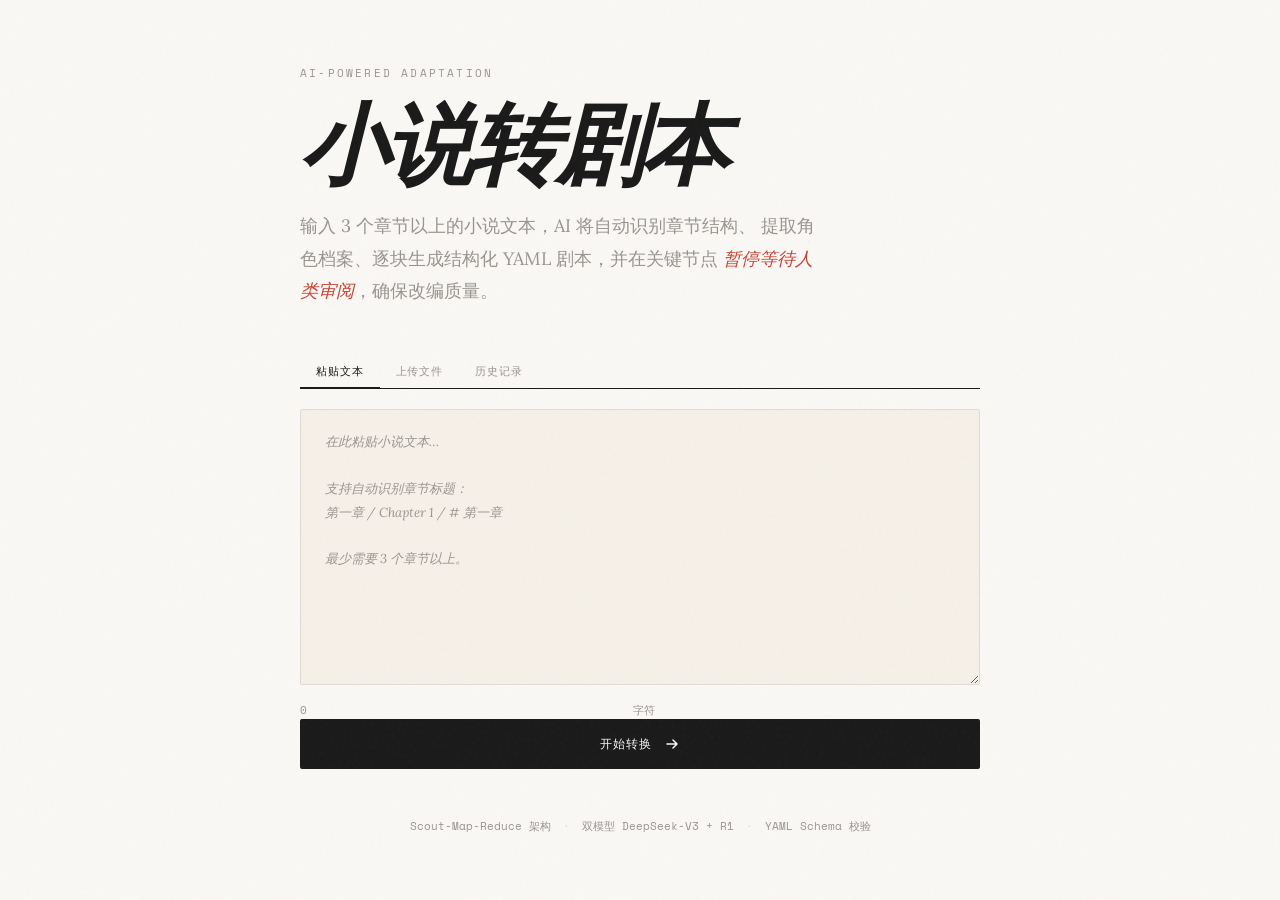
<file: frontend/index.html>
<!DOCTYPE html>
<html lang="zh-CN">
<head>
  <meta charset="UTF-8">
  <meta name="viewport" content="width=device-width, initial-scale=1.0">
  <title>AdaptAI — AI 小说转剧本</title>
  <link rel="preconnect" href="https://fonts.googleapis.com">
  <link rel="preconnect" href="https://fonts.gstatic.com" crossorigin>
  <link href="https://fonts.googleapis.com/css2?family=Cormorant+Garamond:ital,wght@0,400;0,600;0,700;1,400;1,600&family=Space+Mono:ital@0;1&family=Lora:ital,wght@0,400;0,500;0,600;1,400&display=swap" rel="stylesheet">
  <link rel="stylesheet" href="css/style.css">
</head>
<body>

<!-- ═══════════════════════════════════════════════════════
     LANDING VIEW
     ═══════════════════════════════════════════════════════ -->
<div id="landing-view">
  <div class="landing-grid">

    <!-- Hero -->
    <header class="landing-hero">
      <p class="landing-eyebrow">AI-Powered Adaptation</p>
      <h1>小说转剧本</h1>
      <p class="landing-desc">
        输入 3 个章节以上的小说文本，AI 将自动识别章节结构、
        提取角色档案、逐块生成结构化 YAML 剧本，并在关键节点
        <em>暂停等待人类审阅</em>，确保改编质量。
      </p>
    </header>

    <!-- Input Panel -->
    <div class="landing-input">

      <!-- Mode tabs -->
      <div class="tabs" role="tablist">
        <button class="tab active" data-mode="paste" role="tab" aria-selected="true">粘贴文本</button>
        <button class="tab" data-mode="upload" role="tab" aria-selected="false">上传文件</button>
        <button class="tab" data-mode="history" role="tab" aria-selected="false">历史记录</button>
      </div>

      <!-- Paste -->
      <div class="paste-area" id="paste-area">
        <textarea
          id="novel-text"
          placeholder="在此粘贴小说文本…&#10;&#10;支持自动识别章节标题：&#10;第一章 / Chapter 1 / # 第一章&#10;&#10;最少需要 3 个章节以上。"
          rows="10"
        ></textarea>
        <div class="char-count">
          <span id="char-count">0</span> 字符
          <span class="char-hint" id="char-hint"></span>
        </div>
      </div>

      <!-- Upload -->
      <div class="upload-area" id="upload-area" style="display:none">
        <input type="file" id="file-input" accept=".txt,.md,.docx">
        <label for="file-input" class="upload-label">
          <svg class="upload-icon" width="24" height="24" viewBox="0 0 24 24" fill="none" stroke="currentColor" stroke-width="1.5" stroke-linecap="round">
            <path d="M12 16V4M8 8l4-4 4 4"/>
            <path d="M20 16v2a2 2 0 01-2 2H6a2 2 0 01-2-2v-2"/>
          </svg>
          <span class="upload-text" id="upload-text">选择文件或拖拽到此处</span>
          <span class="upload-hint">.txt / .md / .docx</span>
        </label>
      </div>

      <!-- History -->
      <div class="history-area" id="history-area" style="display:none">
        <div class="history-list" id="history-list">
          <div class="history-empty">加载中…</div>
        </div>
      </div>

      <!-- Actions -->
      <button class="btn-primary" id="btn-submit" onclick="submitNovel()">
        开始转换
        <svg width="16" height="16" viewBox="0 0 16 16" fill="none" stroke="currentColor" stroke-width="1.5" stroke-linecap="round" stroke-linejoin="round">
          <path d="M3 8h10M9 4l4 4-4 4"/>
        </svg>
      </button>
      <div class="error-msg" id="submit-error" style="display:none"></div>
    </div>

    <!-- Footer -->
    <footer class="landing-footer">
      <span>Scout-Map-Reduce 架构</span>
      <span class="footer-sep">·</span>
      <span>双模型 DeepSeek-V3 + R1</span>
      <span class="footer-sep">·</span>
      <span>YAML Schema 校验</span>
    </footer>
  </div>
</div>

<!-- ═══════════════════════════════════════════════════════
     WORKSPACE VIEW
     ═══════════════════════════════════════════════════════ -->
<div id="workspace-view" class="view-hidden">

  <!-- Top Bar -->
  <header class="topbar">
    <a class="topbar-brand" onclick="goHome()">AdaptAI</a>
    <div class="topbar-center">
      <div class="progress-track">
        <div class="progress-fill" id="progress-fill" style="width:0%"></div>
      </div>
      <span class="progress-text" id="progress-percent">0%</span>
    </div>
    <span class="status-badge" id="status-badge">等待启动</span>
  </header>

  <!-- Body -->
  <div class="workspace-body">

    <!-- Pipeline Sidebar -->
    <aside class="pipeline-sidebar">
      <p class="sidebar-label">Pipeline</p>

      <div class="step" data-agent="scout_agent">
        <div class="step-circle" id="icon-scout_agent">1</div>
        <div class="step-body">
          <span class="step-name">全局侦察与建档</span>
          <span class="step-detail">AI 通读章节，提取人物与地点</span>
        </div>
      </div>

      <div class="step" data-agent="hitl">
        <div class="step-circle" id="icon-hitl">2</div>
        <div class="step-body">
          <span class="step-name">设定集人工审查</span>
          <span class="step-detail">确认或修正 AI 的提取结果</span>
        </div>
      </div>

      <div class="step" data-agent="map_agent">
        <div class="step-circle" id="icon-map_agent">3</div>
        <div class="step-body">
          <span class="step-name">章节切片转换</span>
          <span class="step-detail">携带全局设定逐块生成 YAML 场景</span>
        </div>
      </div>

      <div class="step" data-agent="validator">
        <div class="step-circle" id="icon-validator">4</div>
        <div class="step-body">
          <span class="step-name">校验与剧本合卷</span>
          <span class="step-detail">合并校验，R1 深度推理质检</span>
        </div>
      </div>

      <div class="sidebar-footer">
        <button class="btn-start" id="btn-start" onclick="startPipeline()">开始转换</button>
      </div>
    </aside>

    <!-- Main Content -->
    <main class="main-content">

      <!-- Terminal -->
      <div class="terminal">
        <div class="terminal-bar">
          <span class="term-dot c-red"></span>
          <span class="term-dot c-amber"></span>
          <span class="term-dot c-green"></span>
          <span class="term-label">AdaptAI Pipeline Log</span>
        </div>
        <div class="terminal-body" id="terminal-body">
          <div class="terminal-empty">
            <span>点击左侧「开始转换」启动 AI Pipeline</span>
          </div>
        </div>
      </div>

      <!-- HITL Panel -->
      <div class="hitl-panel" id="hitl-panel" style="display:none"></div>

      <!-- Result Panel -->
      <div class="result-panel" id="result-panel" style="display:none">
        <div class="result-header">
          <div class="result-tabs">
            <button class="result-tab active" data-tab="characters" onclick="switchResultTab('characters')">👥 角色</button>
            <button class="result-tab" data-tab="scenes" onclick="switchResultTab('scenes')">🎬 场景</button>
            <button class="result-tab" data-tab="yaml" onclick="switchResultTab('yaml')">📄 YAML</button>
          </div>
          <div class="result-actions">
            <button class="btn-ghost" onclick="openDualReader()">📖 双栏阅读</button>
            <button class="btn-ghost" onclick="copyYAML()">复制</button>
            <button class="btn-ghost" onclick="downloadYAML()">下载</button>
          </div>
        </div>
        <div class="result-tab-content active" id="tab-characters"></div>
        <div class="result-tab-content" id="tab-scenes"></div>
        <div class="result-tab-content" id="tab-yaml">
          <pre class="result-body" id="yaml-content"></pre>
        </div>
      </div>

    </main>
  </div>
</div>

<script src="js/app.js"></script>
</body>
</html>
</file>
<file: frontend/css/style.css>
/* ═══════════════════════════════════════════════════════════
   AdaptAI — Brutalist Editorial
   美学方向: 纸媒质感 · 标记稿隐喻 · 非对称版面
   字体: Cormorant Garamond (标题) + Lora (正文) + Space Mono (终端)
   主色: 暖纸 #faf8f5 · 墨黑 #1a1a1a · 影院红 #c44536 (唯一点缀)
   ═══════════════════════════════════════════════════════════ */

/* ── Tokens ──────────────────────────────────────────────── */
:root {
  --paper:       #faf8f5;
  --paper-warm:  #f5f0e8;
  --ink:         #1a1a1a;
  --ink-soft:    #4a4a4a;
  --ink-faint:   #9a9490;
  --red:         #c44536;
  --red-glow:    rgba(196, 69, 54, 0.12);
  --red-pale:    #fdf0ed;
  --border:      #e0dbd3;
  --border-soft: #ede8e1;

  --font-display: "Cormorant Garamond", "Times New Roman", Georgia, serif;
  --font-body:    "Lora", Georgia, "Times New Roman", serif;
  --font-mono:    "Space Mono", "Courier New", Consolas, monospace;

  --text-2xs: 0.6875rem;
  --text-xs:  0.75rem;
  --text-sm:  0.8125rem;
  --text-base: 0.9375rem;
  --text-lg:  1.125rem;
  --text-xl:  1.5rem;
  --text-2xl: 2rem;
  --text-3xl: 2.75rem;
  --text-4xl: 3.75rem;
  --text-5xl: 5.5rem;

  --sidebar-w: 256px;
  --topbar-h: 52px;

  --ease: cubic-bezier(0.22, 0.61, 0.36, 1);
  --ease-out: cubic-bezier(0, 0, 0.2, 1);
}

/* ── Noise texture (CSS-only grain) ──────────────────────── */
body::after {
  content: "";
  position: fixed;
  inset: 0;
  z-index: 9999;
  pointer-events: none;
  opacity: 0.025;
  background-image: url("data:image/svg+xml,%3Csvg viewBox='0 0 256 256' xmlns='http://www.w3.org/2000/svg'%3E%3Cfilter id='n'%3E%3CfeTurbulence type='fractalNoise' baseFrequency='0.9' numOctaves='4' stitchTiles='stitch'/%3E%3C/filter%3E%3Crect width='100%25' height='100%25' filter='url(%23n)'/%3E%3C/svg%3E");
}

/* ── Reset ───────────────────────────────────────────────── */
*, *::before, *::after { box-sizing: border-box; margin: 0; padding: 0; }

html { font-size: 16px; -webkit-font-smoothing: antialiased; }

body {
  font-family: var(--font-body);
  font-size: var(--text-base);
  line-height: 1.7;
  color: var(--ink-soft);
  background: var(--paper);
  min-height: 100vh;
  position: relative;
}

::selection {
  background: var(--red-pale);
  color: var(--ink);
}

:focus-visible {
  outline: 2px solid var(--red);
  outline-offset: 3px;
}

/* Fancy custom scrollbar */
::-webkit-scrollbar { width: 5px; }
::-webkit-scrollbar-track { background: transparent; }
::-webkit-scrollbar-thumb {
  background: var(--border);
  border-radius: 3px;
}

/* ═══════════════════════════════════════════════════════════
   LANDING — Editorial Broadside
   ═══════════════════════════════════════════════════════════ */
#landing-view {
  display: flex;
  align-items: center;
  justify-content: center;
  min-height: 100vh;
  padding: 3rem 2rem;
}

.landing-grid {
  width: 100%;
  max-width: 680px;
  display: flex;
  flex-direction: column;
  gap: 3rem;
}

/* Hero — dramatic scale contrast */
.landing-hero {
  opacity: 0;
  animation: reveal-up 0.8s 0.1s var(--ease) forwards;
}

.landing-eyebrow {
  font-family: var(--font-mono);
  font-size: var(--text-2xs);
  font-weight: 400;
  letter-spacing: 0.2em;
  text-transform: uppercase;
  color: var(--ink-faint);
  margin-bottom: 1.5rem;
}

.landing-hero h1 {
  font-family: var(--font-display);
  font-size: var(--text-5xl);
  font-weight: 600;
  line-height: 0.95;
  color: var(--ink);
  letter-spacing: -0.03em;
  margin-bottom: 1.25rem;
}

.landing-hero h1::first-line {
  font-style: italic;
}

.landing-desc {
  font-size: var(--text-lg);
  color: var(--ink-faint);
  line-height: 1.8;
  max-width: 520px;
}

.landing-desc em {
  font-style: italic;
  color: var(--red);
}

/* Input Panel */
.landing-input {
  opacity: 0;
  animation: reveal-up 0.8s 0.3s var(--ease) forwards;
}

/* Tabs — rule-line style */
.tabs {
  display: flex;
  gap: 0;
  border-bottom: 1px solid var(--ink);
  margin-bottom: 1.25rem;
}

.tab {
  padding: 0.5rem 1rem;
  border: none;
  background: none;
  font-family: var(--font-mono);
  font-size: var(--text-2xs);
  font-weight: 400;
  letter-spacing: 0.08em;
  text-transform: uppercase;
  color: var(--ink-faint);
  cursor: pointer;
  border-bottom: 2px solid transparent;
  margin-bottom: -1px;
  transition: color 0.2s, border-color 0.2s;
}

.tab:hover { color: var(--ink); }
.tab.active {
  color: var(--ink);
  border-bottom-color: var(--ink);
}

/* Paste textarea — warm paper, editorial feel */
.paste-area textarea {
  width: 100%;
  min-height: 240px;
  padding: 1.25rem 1.5rem;
  background: var(--paper-warm);
  border: 1px solid var(--border);
  border-radius: 2px;
  font-family: var(--font-mono);
  font-size: var(--text-sm);
  line-height: 1.8;
  color: var(--ink);
  resize: vertical;
  transition: border-color 0.3s, box-shadow 0.3s;
}

.paste-area textarea::placeholder {
  font-family: var(--font-body);
  font-size: var(--text-sm);
  color: var(--ink-faint);
  font-style: italic;
}

.paste-area textarea:focus {
  outline: none;
  border-color: var(--ink);
  box-shadow: 0 0 0 1px var(--ink);
}

.char-count {
  display: flex;
  align-items: center;
  justify-content: space-between;
  margin-top: 0.5rem;
  font-family: var(--font-mono);
  font-size: var(--text-2xs);
  color: var(--ink-faint);
}

/* Upload */
.upload-area input[type="file"] { display: none; }

.upload-label {
  display: flex;
  flex-direction: column;
  align-items: center;
  justify-content: center;
  gap: 0.625rem;
  padding: 3rem 1.5rem;
  border: 1px dashed var(--border);
  border-radius: 2px;
  cursor: pointer;
  background: var(--paper-warm);
  min-height: 220px;
  transition: border-color 0.3s, background 0.3s;
}

.upload-label:hover {
  border-color: var(--ink);
  background: transparent;
}

.upload-icon { color: var(--ink-faint); }
.upload-text { font-size: var(--text-sm); color: var(--ink-soft); }
.upload-hint {
  font-family: var(--font-mono);
  font-size: var(--text-2xs);
  color: var(--ink-faint);
}

/* ── History Panel ──────────────────────────────────────── */
.history-area {
  max-height: 360px;
  overflow-y: auto;
  border: 1px solid var(--border);
  border-radius: 2px;
  background: var(--paper-warm);
}

.history-list {
  padding: 0;
}

.history-empty {
  padding: 3rem 1.5rem;
  text-align: center;
  color: var(--ink-faint);
  font-size: var(--text-sm);
}

.history-item {
  display: flex;
  align-items: center;
  gap: 0.75rem;
  padding: 0.875rem 1rem;
  border-bottom: 1px solid var(--border);
  cursor: pointer;
  transition: background 0.15s;
}

.history-item:last-child { border-bottom: none; }

.history-item:hover { background: rgba(0,0,0,0.02); }

.history-info {
  flex: 1;
  min-width: 0;
}

.history-title {
  font-family: var(--font-serif);
  font-size: var(--text-sm);
  font-weight: 600;
  color: var(--ink);
  white-space: nowrap;
  overflow: hidden;
  text-overflow: ellipsis;
  margin-bottom: 0.25rem;
}

.history-meta {
  display: flex;
  align-items: center;
  gap: 0.75rem;
  font-size: var(--text-2xs);
  color: var(--ink-faint);
  font-family: var(--font-mono);
}

.history-chips {
  display: flex;
  align-items: center;
  gap: 0.375rem;
  flex-shrink: 0;
}

.history-chip {
  padding: 0.125rem 0.5rem;
  font-size: var(--text-2xs);
  font-family: var(--font-mono);
  border: 1px solid var(--border);
  border-radius: 2px;
  color: var(--ink-soft);
  background: var(--paper);
  white-space: nowrap;
}

.history-status {
  padding: 0.2rem 0.6rem;
  font-size: var(--text-2xs);
  font-family: var(--font-mono);
  font-weight: 600;
  border-radius: 100px;
  white-space: nowrap;
}

.history-status.completed { background: #e8f5e9; color: #2e7d32; }
.history-status.created   { background: #fff3e0; color: #e65100; }
.history-status.error     { background: #ffebee; color: #c62828; }
.history-status.default   { background: var(--bg-secondary); color: var(--ink-faint); }

.history-delete {
  padding: 0.25rem 0.5rem;
  font-size: var(--text-2xs);
  color: var(--ink-faint);
  background: none;
  border: 1px solid transparent;
  border-radius: 2px;
  cursor: pointer;
  transition: all 0.15s;
  flex-shrink: 0;
  font-family: var(--font-mono);
}

.history-delete:hover {
  color: #c62828;
  border-color: #ffcdd2;
  background: #ffebee;
}

.history-delete.confirming {
  color: #fff;
  background: #c62828;
  border-color: #c62828;
}

.history-item.deleting {
  opacity: 0.3;
  pointer-events: none;
}

/* Primary button — stark, architectural */
.btn-primary {
  display: inline-flex;
  align-items: center;
  justify-content: center;
  gap: 0.75rem;
  width: 100%;
  padding: 1rem 1.5rem;
  background: var(--ink);
  color: var(--paper);
  border: none;
  border-radius: 2px;
  font-family: var(--font-mono);
  font-size: var(--text-xs);
  font-weight: 400;
  letter-spacing: 0.1em;
  text-transform: uppercase;
  cursor: pointer;
  transition: background 0.2s, transform 0.15s;
}

.btn-primary:hover:not(:disabled) { background: #333; }
.btn-primary:active:not(:disabled) { transform: scale(0.99); }
.btn-primary:disabled { opacity: 0.35; cursor: not-allowed; }

/* Ghost button */
.btn-ghost {
  padding: 0.375rem 0.875rem;
  background: none;
  border: 1px solid var(--border);
  border-radius: 2px;
  font-family: var(--font-mono);
  font-size: var(--text-2xs);
  color: var(--ink-faint);
  cursor: pointer;
  transition: border-color 0.2s, color 0.2s;
}
.btn-ghost:hover { border-color: var(--ink); color: var(--ink); }

/* Error */
.error-msg {
  padding: 0.75rem 1rem;
  background: var(--red-pale);
  border-left: 3px solid var(--red);
  border-radius: 2px;
  font-size: var(--text-sm);
  color: var(--red);
}

/* Footer */
.landing-footer {
  display: flex;
  align-items: center;
  justify-content: center;
  gap: 0.75rem;
  font-family: var(--font-mono);
  font-size: var(--text-2xs);
  color: var(--ink-faint);
  opacity: 0;
  animation: reveal-up 0.8s 0.5s var(--ease) forwards;
}
.footer-sep { color: var(--border); }

/* ═══════════════════════════════════════════════════════════
   WORKSPACE
   ═══════════════════════════════════════════════════════════ */
#workspace-view {
  display: flex;
  flex-direction: column;
  min-height: 100vh;
  animation: reveal-up 0.5s var(--ease);
}

/* Top Bar */
.topbar {
  display: flex;
  align-items: center;
  gap: 1.5rem;
  height: var(--topbar-h);
  padding: 0 1.5rem;
  border-bottom: 1px solid var(--border);
  flex-shrink: 0;
  background: var(--paper);
}

.topbar-brand {
  font-family: var(--font-display);
  font-size: var(--text-xl);
  font-weight: 600;
  font-style: italic;
  color: var(--ink);
  cursor: pointer;
}

.topbar-center {
  flex: 1;
  display: flex;
  align-items: center;
  gap: 0.75rem;
  max-width: 360px;
  margin: 0 auto;
}

.progress-track {
  flex: 1;
  height: 1px;
  background: var(--border);
  overflow: hidden;
}

.progress-fill {
  height: 100%;
  background: var(--ink);
  transition: width 0.6s var(--ease);
}

.progress-text {
  font-family: var(--font-mono);
  font-size: var(--text-2xs);
  color: var(--ink-faint);
  min-width: 32px;
}

.status-badge {
  font-family: var(--font-mono);
  font-size: var(--text-2xs);
  letter-spacing: 0.06em;
  text-transform: uppercase;
  padding: 0.25rem 0.75rem;
  border: 1px solid var(--border);
  border-radius: 2px;
  color: var(--ink-faint);
  transition: all 0.3s;
}

.status-badge.running {
  border-color: var(--ink);
  color: var(--ink);
  background: var(--paper-warm);
}

.status-badge.completed {
  border-color: var(--ink);
  color: var(--ink);
  background: var(--paper-warm);
}

.status-badge.error {
  border-color: var(--red);
  color: var(--red);
  background: var(--red-pale);
}

.status-badge.paused {
  border-color: var(--red);
  color: var(--red);
  background: var(--red-pale);
  animation: blink-pulse 2s infinite;
}

/* Workspace Body */
.workspace-body {
  display: flex;
  flex: 1;
  overflow: hidden;
}

/* Pipeline Sidebar — editorial toc style */
.pipeline-sidebar {
  width: var(--sidebar-w);
  flex-shrink: 0;
  border-right: 1px solid var(--border);
  padding: 2rem 1.5rem;
  display: flex;
  flex-direction: column;
  gap: 0;
  overflow-y: auto;
  background: var(--paper-warm);
}

.sidebar-label {
  font-family: var(--font-mono);
  font-size: var(--text-2xs);
  font-weight: 400;
  letter-spacing: 0.15em;
  text-transform: uppercase;
  color: var(--ink-faint);
  margin-bottom: 1.5rem;
  padding-bottom: 0.75rem;
  border-bottom: 1px solid var(--border);
}

/* Step */
.step {
  display: flex;
  align-items: flex-start;
  gap: 0.75rem;
  padding: 0.625rem 0;
  position: relative;
  transition: opacity 0.3s;
}

.step::before {
  content: "";
  position: absolute;
  left: 13px;
  top: 36px;
  bottom: -0.625rem;
  width: 1px;
  background: var(--border);
  z-index: 0;
  transition: background 0.4s;
}

.step:last-child::before { display: none; }
.step.done::before { background: var(--ink); }

.step-circle {
  width: 28px;
  height: 28px;
  border-radius: 50%;
  display: flex;
  align-items: center;
  justify-content: center;
  flex-shrink: 0;
  font-family: var(--font-mono);
  font-size: var(--text-2xs);
  border: 1px solid var(--border);
  background: var(--paper);
  color: var(--ink-faint);
  position: relative;
  z-index: 1;
  transition: all 0.4s var(--ease);
}

.step.done .step-circle {
  border-color: var(--ink);
  background: var(--ink);
  color: var(--paper);
}

.step.active .step-circle {
  border-color: var(--red);
  background: var(--red);
  color: var(--paper);
  box-shadow: 0 0 0 4px var(--red-glow);
}

.step.error .step-circle {
  border-color: var(--red);
  background: var(--red-pale);
  color: var(--red);
}

.step-body {
  display: flex;
  flex-direction: column;
  gap: 1px;
  min-width: 0;
  position: relative;
  z-index: 1;
}

.step-name {
  font-family: var(--font-display);
  font-size: var(--text-base);
  font-weight: 600;
  color: var(--ink-soft);
  line-height: 1.4;
  transition: color 0.2s;
}

.step.active .step-name,
.step.done .step-name { color: var(--ink); }

.step-detail {
  font-family: var(--font-body);
  font-size: var(--text-xs);
  font-style: italic;
  color: var(--ink-faint);
  line-height: 1.5;
}

/* Sidebar footer */
.sidebar-footer {
  margin-top: auto;
  padding-top: 1.5rem;
  border-top: 1px solid var(--border);
}

.btn-start {
  width: 100%;
  padding: 0.625rem 1rem;
  background: var(--ink);
  color: var(--paper);
  border: none;
  border-radius: 2px;
  font-family: var(--font-mono);
  font-size: var(--text-2xs);
  letter-spacing: 0.08em;
  text-transform: uppercase;
  cursor: pointer;
  transition: background 0.2s;
}

.btn-start:hover:not(:disabled) { background: #333; }
.btn-start:disabled { opacity: 0.3; cursor: not-allowed; }

/* Main Content */
.main-content {
  flex: 1;
  display: flex;
  flex-direction: column;
  overflow-y: auto;
  padding: 1rem;
  gap: 1rem;
}

/* Terminal — warm paper console */
.terminal {
  flex: 1;
  min-height: 200px;
  max-height: 60vh;
  display: flex;
  flex-direction: column;
  background: var(--paper-warm);
  border: 1px solid var(--border);
  border-radius: 2px;
  overflow: hidden;
}

.terminal-bar {
  display: flex;
  align-items: center;
  gap: 0.5rem;
  padding: 0.5rem 0.75rem;
  background: var(--paper);
  border-bottom: 1px solid var(--border);
}

.term-dot {
  width: 7px;
  height: 7px;
  border-radius: 50%;
  border: 1px solid var(--border);
}

.term-label {
  flex: 1;
  font-family: var(--font-mono);
  font-size: var(--text-2xs);
  color: var(--ink-faint);
  text-align: center;
  letter-spacing: 0.04em;
}

.terminal-body {
  flex: 1;
  padding: 1rem 1.25rem;
  overflow-y: auto;
  font-family: var(--font-mono);
  font-size: var(--text-sm);
  line-height: 1.7;
  color: var(--ink-soft);
}

.terminal-empty {
  display: flex;
  align-items: center;
  justify-content: center;
  height: 100%;
  color: var(--ink-faint);
  font-style: italic;
  font-size: var(--text-sm);
}

/* Log lines */
.log-line {
  display: flex;
  gap: 1rem;
  padding: 1px 0;
  animation: reveal-right 0.3s var(--ease-out);
}

.log-time {
  font-family: var(--font-mono);
  font-size: var(--text-2xs);
  color: var(--ink-faint);
  flex-shrink: 0;
  padding-top: 1px;
}

.log-level {
  font-family: var(--font-mono);
  font-size: var(--text-2xs);
  font-weight: 400;
  flex-shrink: 0;
  min-width: 48px;
  letter-spacing: 0.04em;
}

.log-level.info    { color: var(--ink-faint); }
.log-level.success { color: var(--ink); font-weight: 700; }
.log-level.warn    { color: var(--red); }
.log-level.error   { color: var(--red); text-decoration: underline; text-underline-offset: 3px; }

.log-msg { word-break: break-word; }

/* Result Panel */
.result-panel {
  background: var(--paper-warm);
  border: 1px solid var(--border);
  border-radius: 2px;
  overflow: hidden;
  max-height: none;
  min-height: 200px;
  flex-shrink: 0;
  display: flex;
  flex-direction: column;
}

.result-header {
  display: flex;
  align-items: center;
  justify-content: space-between;
  padding: 0.625rem 1rem;
  background: var(--paper);
  border-bottom: 1px solid var(--border);
}

/* Result Tabs */
.result-tabs {
  display: flex;
  gap: 0.25rem;
}

.result-tab {
  padding: 0.375rem 0.875rem;
  border: 1px solid transparent;
  border-radius: 2px;
  background: transparent;
  font-family: var(--font-body);
  font-size: var(--text-sm);
  color: var(--ink-faint);
  cursor: pointer;
  transition: all 0.15s var(--ease);
}

.result-tab:hover {
  color: var(--ink);
  background: rgba(0,0,0,0.03);
}

.result-tab.active {
  color: var(--ink);
  background: var(--paper-warm);
  border-color: var(--border);
  font-weight: 600;
}

/* Tab content */
.result-tab-content {
  display: none;
  flex: 1;
  overflow-y: auto;
  padding: 1rem;
}

.result-tab-content.active {
  display: block;
}

.result-actions { display: flex; gap: 0.375rem; }

.result-body {
  padding: 0;
  margin: 0;
  font-family: var(--font-mono);
  font-size: var(--text-xs);
  line-height: 1.7;
  color: var(--ink-soft);
  white-space: pre-wrap;
  word-break: break-all;
}

/* ── Character Cards ── */
.char-grid {
  display: grid;
  grid-template-columns: repeat(auto-fill, minmax(240px, 1fr));
  gap: 0.75rem;
}

.char-card {
  background: var(--paper);
  border: 1px solid var(--border-soft);
  border-radius: 2px;
  padding: 0.875rem 1rem;
  display: flex;
  flex-direction: column;
  gap: 0.375rem;
}

.char-card-header {
  display: flex;
  align-items: center;
  gap: 0.5rem;
  flex-wrap: wrap;
}

.char-name {
  font-family: var(--font-display);
  font-size: var(--text-lg);
  font-weight: 600;
  color: var(--ink);
}

.role-badge {
  font-family: var(--font-mono);
  font-size: var(--text-2xs);
  padding: 0.125rem 0.5rem;
  border-radius: 1px;
  text-transform: uppercase;
  letter-spacing: 0.06em;
  background: var(--paper-warm);
  color: var(--ink-faint);
  border: 1px solid var(--border-soft);
}

.role-badge.role-protagonist { color: var(--red); border-color: var(--red-glow); background: var(--red-pale); }
.role-badge.role-antagonist { color: var(--ink); border-color: var(--border); }

.importance-star {
  font-family: var(--font-mono);
  font-size: var(--text-2xs);
  color: var(--ink-faint);
  margin-left: auto;
}

.char-trait {
  font-size: var(--text-sm);
  color: var(--ink-soft);
  line-height: 1.5;
  font-style: italic;
}

.char-physical {
  font-size: var(--text-xs);
  color: var(--ink-faint);
}

.char-aliases {
  font-size: var(--text-xs);
  color: var(--ink-faint);
}

.char-rels {
  display: flex;
  gap: 0.375rem;
  flex-wrap: wrap;
  margin-top: 0.25rem;
}

.rel-tag {
  font-family: var(--font-mono);
  font-size: var(--text-2xs);
  padding: 0.125rem 0.5rem;
  background: var(--paper-warm);
  border: 1px solid var(--border-soft);
  border-radius: 1px;
  color: var(--ink-faint);
}

/* ── Scene Cards ── */
.scene-list {
  display: flex;
  flex-direction: column;
  gap: 0.75rem;
}

.scene-card {
  background: var(--paper);
  border: 1px solid var(--border-soft);
  border-radius: 2px;
  padding: 0.875rem 1rem;
  border-left: 3px solid var(--red);
}

.scene-heading {
  display: flex;
  align-items: center;
  gap: 0.5rem;
  flex-wrap: wrap;
  margin-bottom: 0.5rem;
}

.scene-id {
  font-family: var(--font-mono);
  font-size: var(--text-xs);
  font-weight: 700;
  color: var(--red);
}

.scene-loc {
  font-family: var(--font-display);
  font-size: var(--text-base);
  font-weight: 600;
  color: var(--ink);
}

.scene-time {
  font-family: var(--font-mono);
  font-size: var(--text-2xs);
  color: var(--ink-faint);
}

.scene-mood {
  font-family: var(--font-mono);
  font-size: var(--text-2xs);
  padding: 0.125rem 0.5rem;
  background: var(--paper-warm);
  border: 1px solid var(--border-soft);
  border-radius: 1px;
  color: var(--ink-soft);
  margin-left: auto;
}

.scene-action {
  font-size: var(--text-sm);
  color: var(--ink-soft);
  line-height: 1.6;
  margin-bottom: 0.5rem;
  white-space: pre-line;
}

.scene-dialogues {
  display: flex;
  flex-direction: column;
  gap: 0.25rem;
  margin-bottom: 0.375rem;
}

.dl-line {
  display: flex;
  gap: 0.625rem;
  align-items: baseline;
  padding: 0.25rem 0;
  border-bottom: 1px dotted var(--border-soft);
}

.dl-speaker {
  font-family: var(--font-mono);
  font-size: var(--text-xs);
  font-weight: 700;
  color: var(--ink);
  min-width: 4rem;
  flex-shrink: 0;
}

.dl-text {
  font-size: var(--text-sm);
  color: var(--ink-soft);
  font-style: italic;
  line-height: 1.5;
}

.scene-shots {
  display: flex;
  gap: 0.375rem;
  flex-wrap: wrap;
  margin-top: 0.375rem;
}

.shot-tag {
  font-family: var(--font-mono);
  font-size: var(--text-2xs);
  padding: 0.125rem 0.5rem;
  background: var(--paper-warm);
  border: 1px dashed var(--border);
  border-radius: 1px;
  color: var(--ink-faint);
}

/* ── Empty Tab ── */
.empty-tab {
  display: flex;
  align-items: center;
  justify-content: center;
  min-height: 120px;
  color: var(--ink-faint);
  font-style: italic;
  font-size: var(--text-sm);
}

/* HITL Panel — editor's markup */
.hitl-panel {
  background: var(--paper-warm);
  border: 1px solid var(--red);
  border-radius: 2px;
  padding: 1.5rem;
  max-height: 360px;
  overflow-y: auto;
}

.hitl-header {
  display: flex;
  align-items: flex-start;
  gap: 1rem;
  margin-bottom: 1.5rem;
}

.hitl-icon {
  width: 40px;
  height: 40px;
  flex-shrink: 0;
  display: flex;
  align-items: center;
  justify-content: center;
  font-family: var(--font-display);
  font-size: var(--text-xl);
  color: var(--red);
  border: 1px solid var(--red);
  border-radius: 50%;
  background: var(--red-pale);
}

.hitl-title {
  font-family: var(--font-display);
  font-size: var(--text-xl);
  font-weight: 600;
  color: var(--ink);
  margin-bottom: 0.25rem;
}

.hitl-reason {
  font-size: var(--text-sm);
  color: var(--ink-faint);
  font-style: italic;
}

/* Edit card — editorial markup style */
.edit-card {
  background: var(--paper);
  border: 1px solid var(--border);
  border-radius: 2px;
  padding: 1rem 1.25rem;
  margin-bottom: 0.75rem;
  transition: border-color 0.3s;
}

.edit-card:hover { border-color: var(--ink-soft); }

.edit-card label {
  display: block;
  font-family: var(--font-mono);
  font-size: var(--text-2xs);
  font-weight: 400;
  letter-spacing: 0.06em;
  text-transform: uppercase;
  color: var(--ink-faint);
  margin-bottom: 0.375rem;
}

.edit-card label span.mark {
  font-family: var(--font-body);
  font-style: italic;
  text-transform: none;
  letter-spacing: 0;
  color: var(--red);
  font-weight: 400;
}

.edit-card input,
.edit-card select,
.edit-card textarea {
  width: 100%;
  padding: 0.5rem 0.625rem;
  background: var(--paper-warm);
  border: 1px solid transparent;
  border-radius: 2px;
  font-family: var(--font-body);
  font-size: var(--text-sm);
  color: var(--ink);
  transition: background 0.2s, border-color 0.2s;
  min-height: 36px;
}

.edit-card input:hover,
.edit-card select:hover,
.edit-card textarea:hover {
  background: transparent;
}

.edit-card input:focus,
.edit-card select:focus,
.edit-card textarea:focus {
  outline: none;
  background: var(--paper);
  border-color: var(--ink);
}

.edit-card textarea {
  resize: vertical;
  min-height: 52px;
}

.edit-row {
  display: grid;
  grid-template-columns: 1fr 1fr;
  gap: 0.75rem;
}

/* HITL actions */
.hitl-actions {
  display: flex;
  gap: 0.75rem;
  margin-top: 1.25rem;
}

.btn-confirm {
  padding: 0.625rem 1.5rem;
  background: var(--ink);
  color: var(--paper);
  border: none;
  border-radius: 2px;
  font-family: var(--font-mono);
  font-size: var(--text-2xs);
  letter-spacing: 0.08em;
  text-transform: uppercase;
  cursor: pointer;
  transition: background 0.2s;
}

.btn-confirm:hover:not(:disabled) { background: #333; }
.btn-confirm:disabled { opacity: 0.3; cursor: not-allowed; }

.btn-skip {
  padding: 0.625rem 1.5rem;
  background: none;
  border: 1px solid var(--border);
  border-radius: 2px;
  font-family: var(--font-mono);
  font-size: var(--text-2xs);
  letter-spacing: 0.08em;
  text-transform: uppercase;
  color: var(--ink-faint);
  cursor: pointer;
  transition: border-color 0.2s, color 0.2s;
}

.btn-skip:hover:not(:disabled) { border-color: var(--ink); color: var(--ink); }
.btn-skip:disabled { opacity: 0.3; cursor: not-allowed; }

/* ═══════════════════════════════════════════════════════════
   ANIMATIONS
   ═══════════════════════════════════════════════════════════ */
@keyframes reveal-up {
  from { opacity: 0; transform: translateY(24px); }
  to   { opacity: 1; transform: translateY(0); }
}

@keyframes reveal-right {
  from { opacity: 0; transform: translateX(-8px); }
  to   { opacity: 1; transform: translateX(0); }
}

@keyframes blink-pulse {
  0%, 100% { opacity: 1; }
  50%      { opacity: 0.5; }
}

@keyframes spin {
  to { transform: rotate(360deg); }
}

.spinner {
  width: 14px;
  height: 14px;
  border: 1px solid var(--border);
  border-top-color: var(--red);
  border-radius: 50%;
  animation: spin 0.6s linear infinite;
  display: inline-block;
}

/* Utility */
.view-hidden { display: none !important; }

/* ── Responsive ─────────────────────────────────────────── */
@media (max-width: 768px) {
  .landing-hero h1 {
    font-size: var(--text-3xl);
  }

  .workspace-body { flex-direction: column; }
  .pipeline-sidebar {
    width: 100%;
    flex-direction: row;
    flex-wrap: wrap;
    gap: 0.25rem;
    padding: 0.75rem;
    border-right: none;
    border-bottom: 1px solid var(--border);
  }
  .step { flex: 1; min-width: 120px; padding: 0.25rem; }
  .step::before { display: none; }
  .sidebar-label { display: none; }
  .topbar { padding: 0 0.75rem; gap: 0.75rem; }
}

@media (prefers-reduced-motion: reduce) {
  *, *::before, *::after {
    animation-duration: 0.01ms !important;
    transition-duration: 0.01ms !important;
  }
}
</file>
